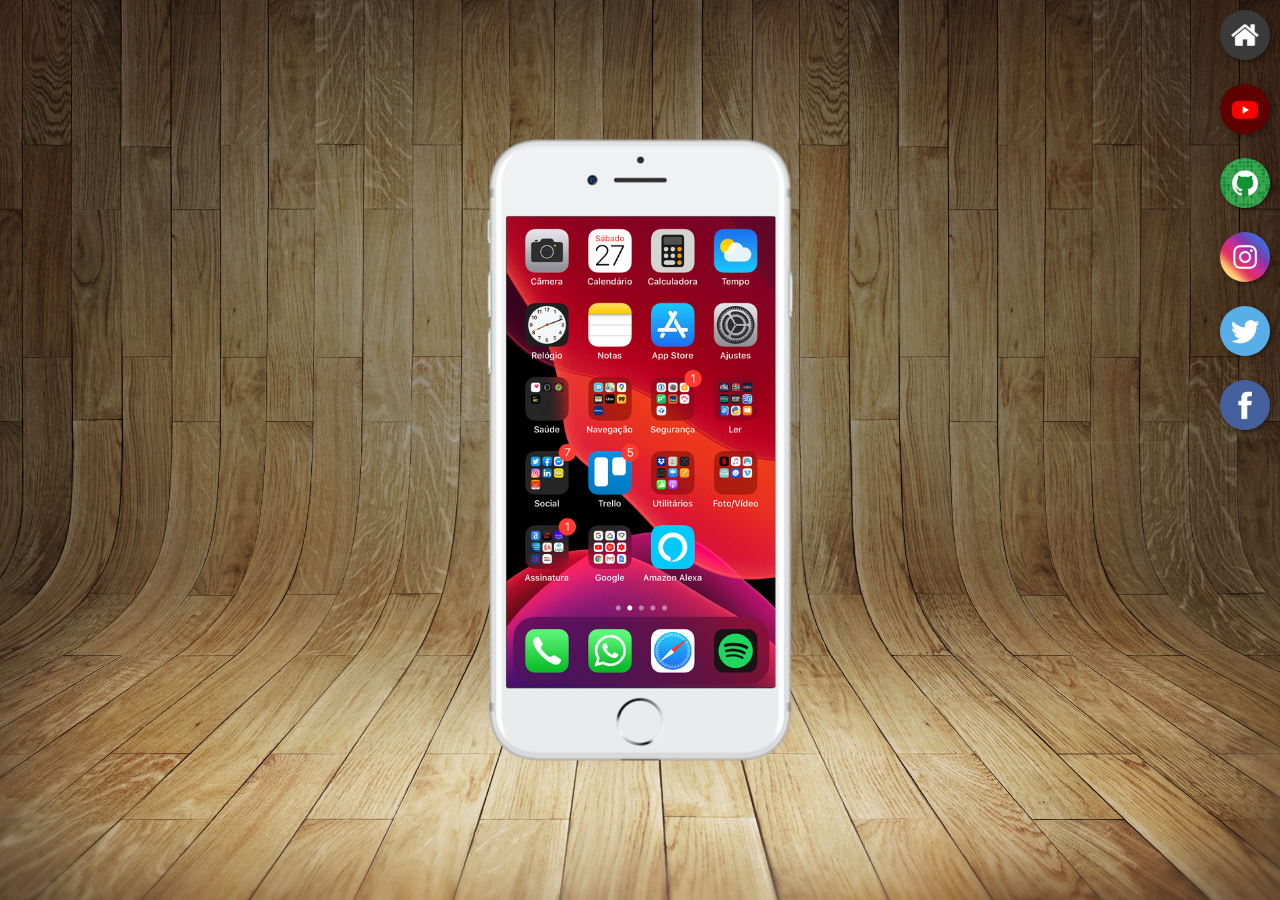
<file: index.html>
<!DOCTYPE html>
<html lang="pt-br">
<head>
    <meta charset="UTF-8">
    <meta name="viewport" content="width=device-width, initial-scale=1.0">
    <link rel="shortcut icon" href="imagens/favicon.ico" type="image/x-icon">
    <title>Projeto Redes Sociais</title>
    <link rel="stylesheet" href="estilos/style.css">
</head>
<body>
    <main>
        <section id="celular">
            <iframe src="home.html" name="tela" id="tela" frameborder="0"></iframe>
        </section>
        <section id="redes-sociais">
            <a href="home.html" target="tela"><img src="imagens/logo-home.jpg" alt="Home"></a><br>
            <a href="youtube.html" target="tela"><img src="imagens/logo-youtube.jpg" alt="Youtube"></a><br>
            <a href="github.html" target="tela"><img src="imagens/logo-github.jpg" alt="github"></a><br>
            <a href="instagram.html" target="tela"><img src="imagens/logo-instagram.jpg" alt="Instagram"></a><br>
            <a href="twitter.html" target="tela"><img src="imagens/logo-twitter.jpg" alt="Twitter"></a><br>
            <a href="facebook.html" target="tela"><img src="imagens/logo-facebook.jpg" alt="Facebook"></a><br>
        </section>
    </main>
</body>
</html>
</file>
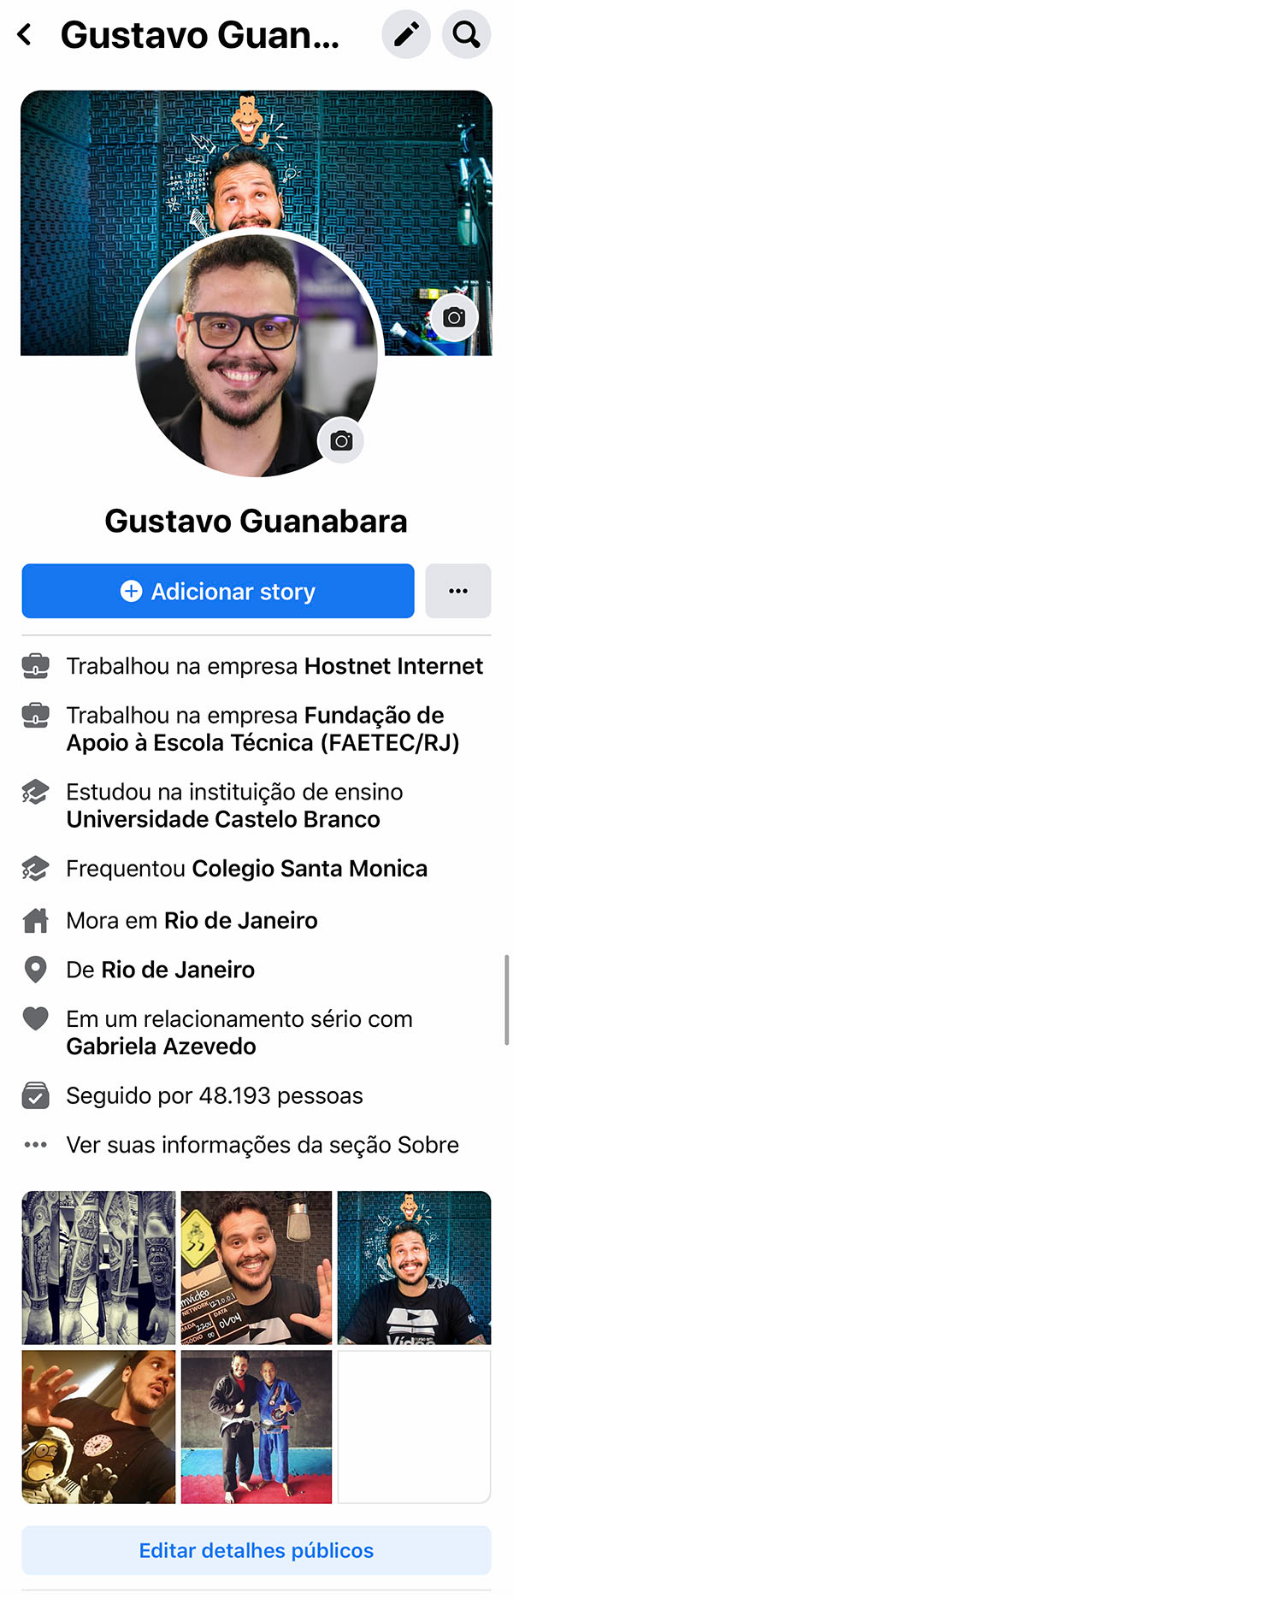
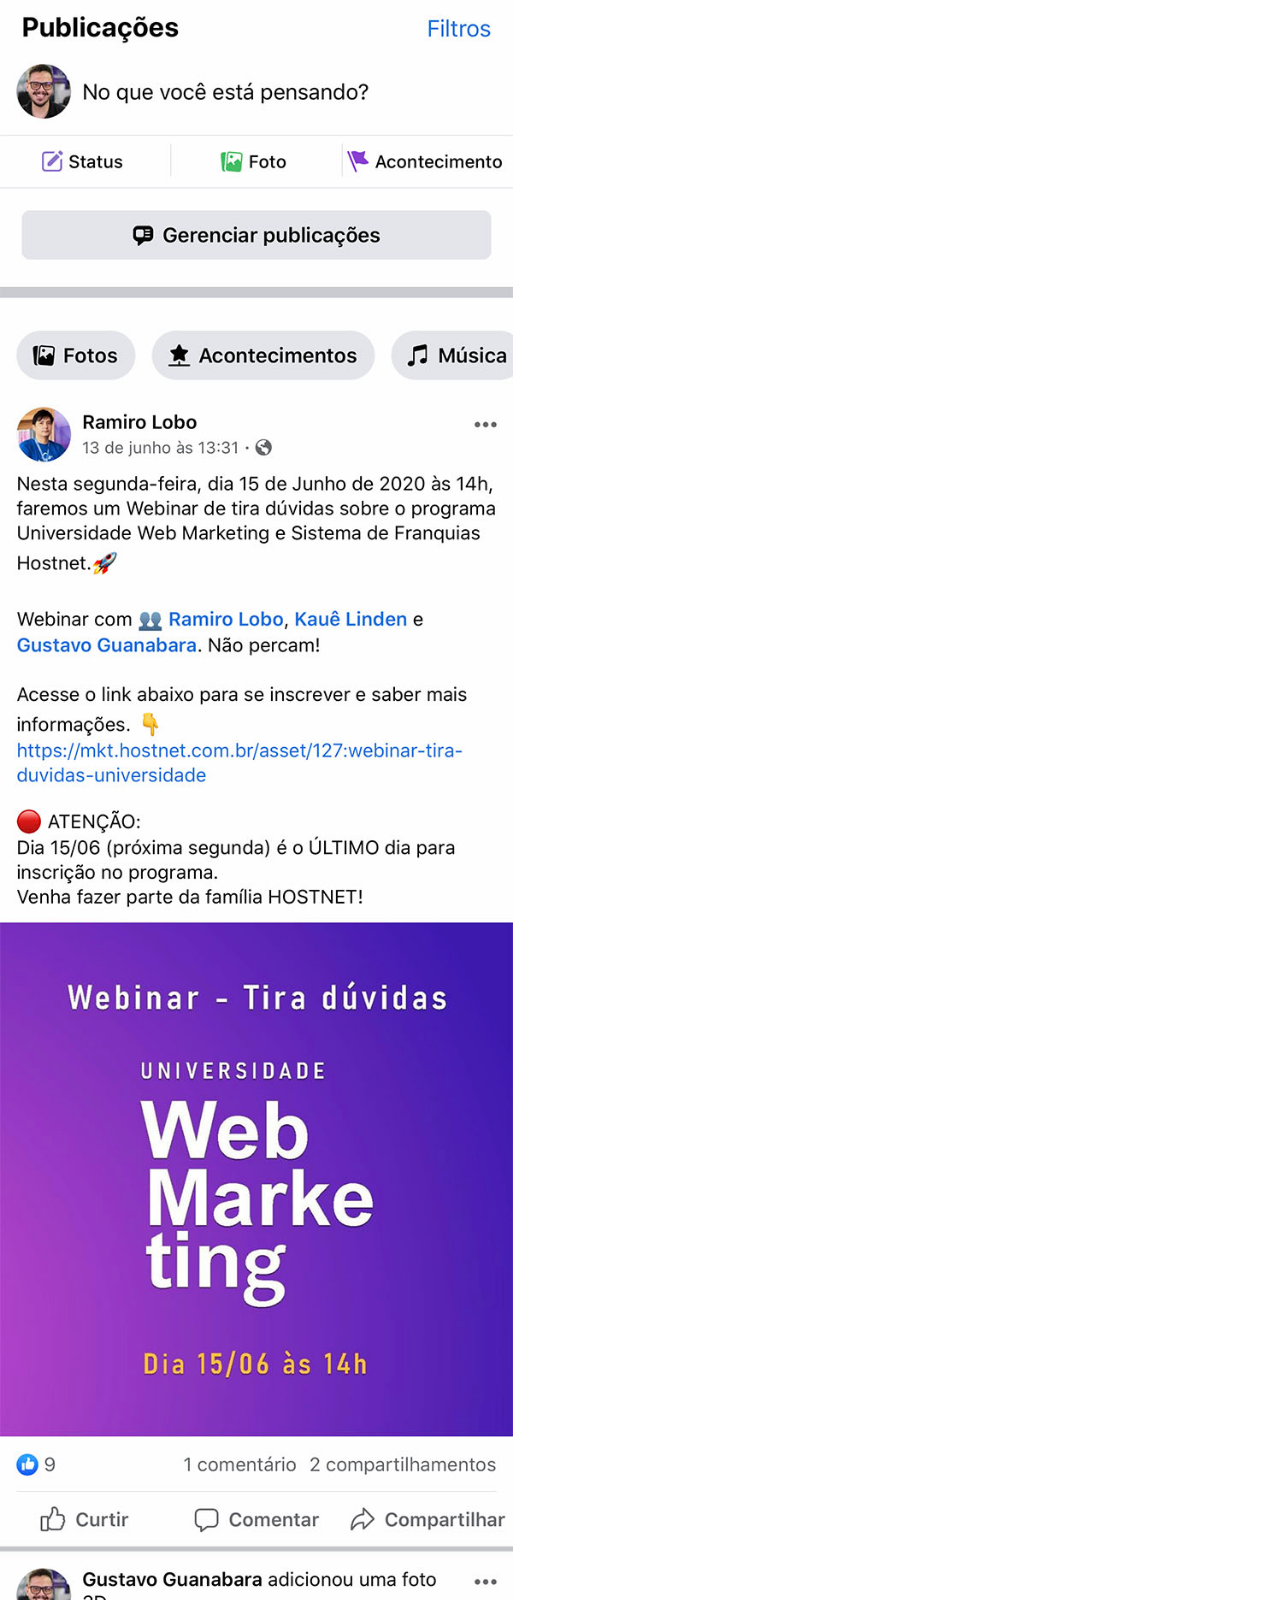
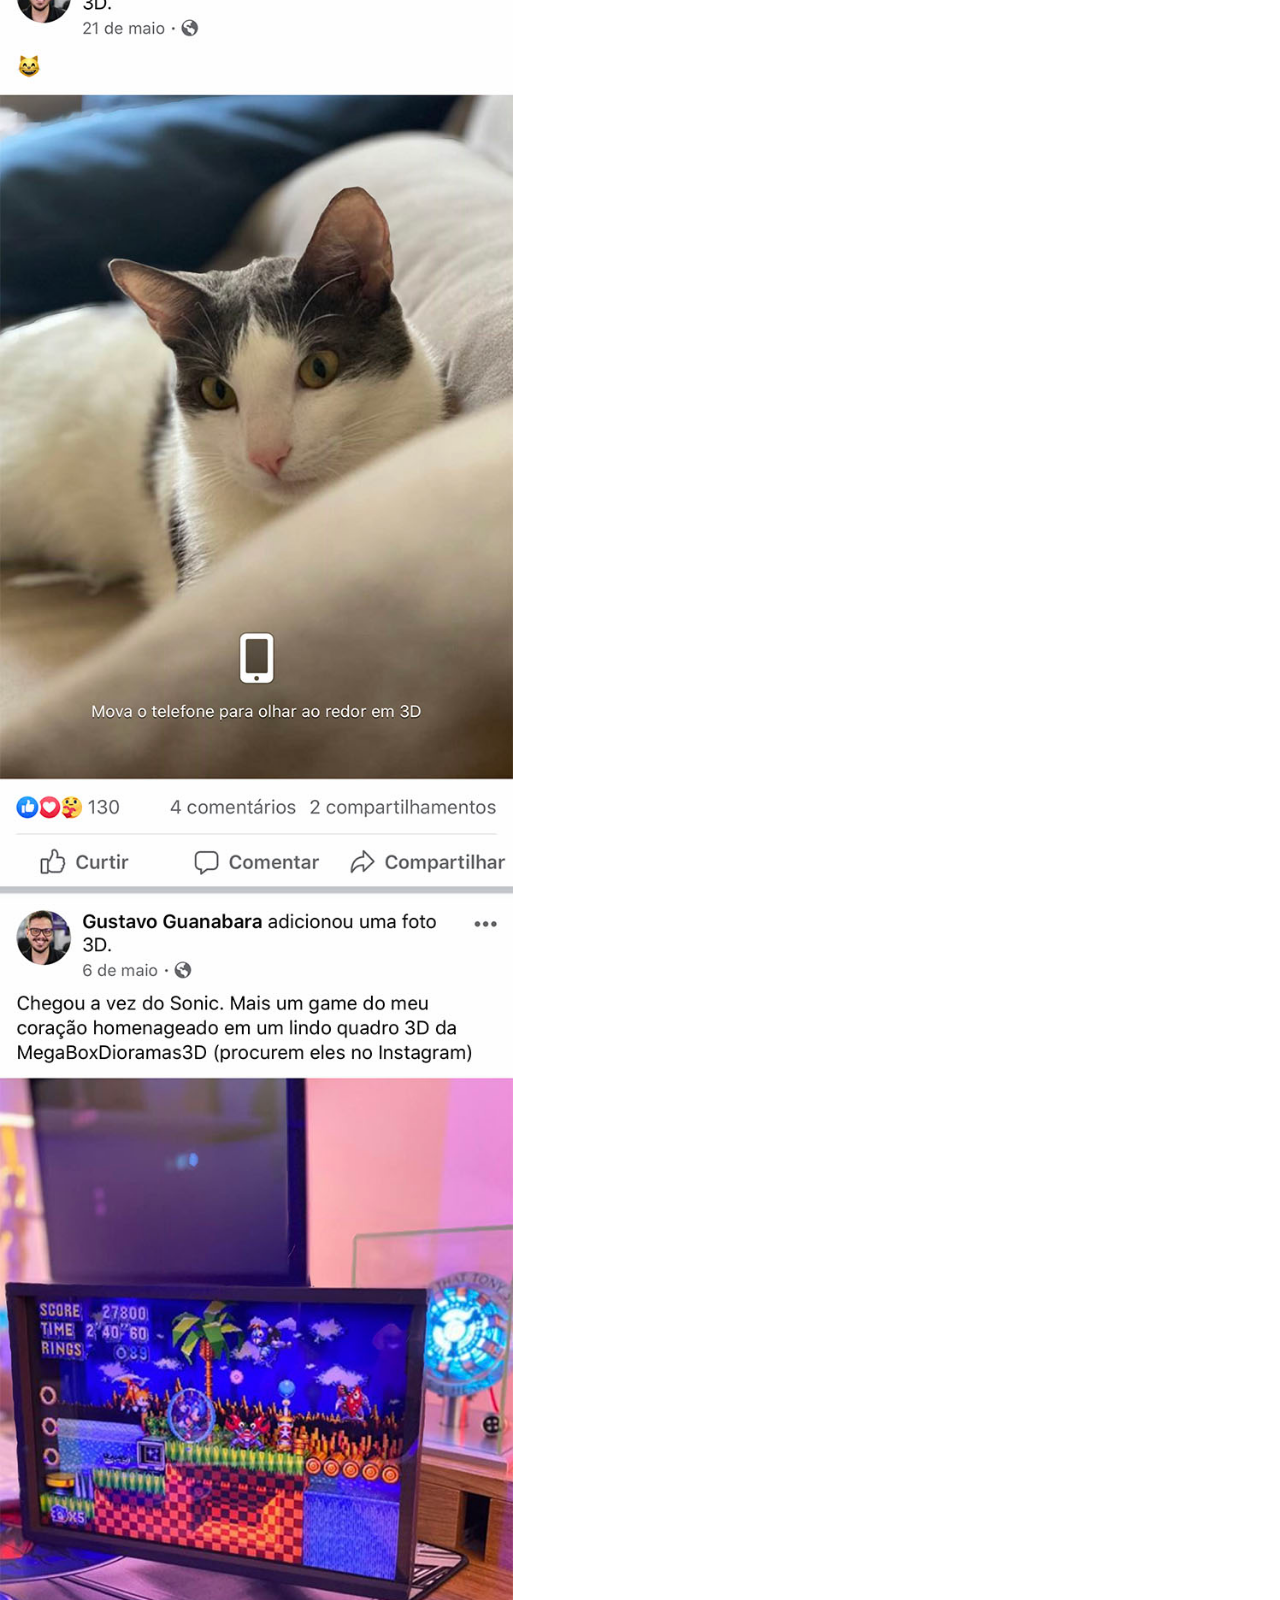
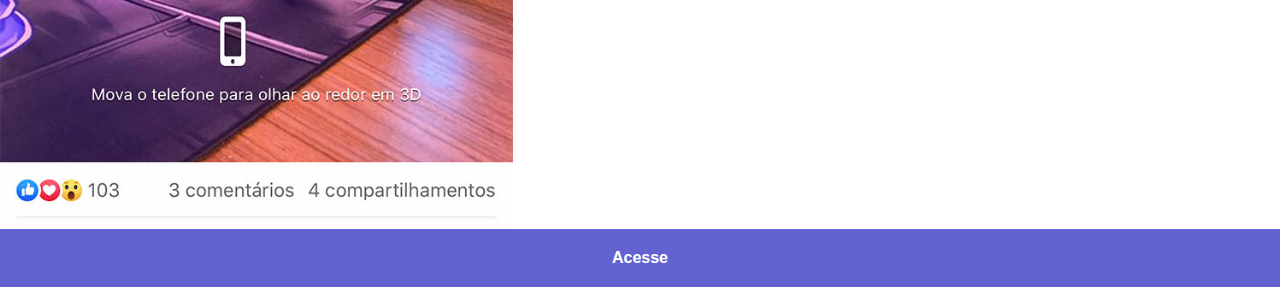
<file: facebook.html>
<!DOCTYPE html>
<html lang="pt-br">
<head>
    <meta charset="UTF-8">
    <meta name="viewport" content="width=device-width, initial-scale=1.0">
    <title>Document</title>
    <link rel="stylesheet" href="estilos/redes-socias.css">
    <style>
        a {
            background-color: rgb(98, 98, 209);
        }
        a:hover{
            background-color: blue;
        }
    </style>
</head>
<body>
    <img src="imagens/tela-facebook.jpg" alt="Facebook">
    <a href="https://www.facebook.com/kaikybruno.ferreira" target="_blank"> Acesse</a>
</body>
</html>
</file>
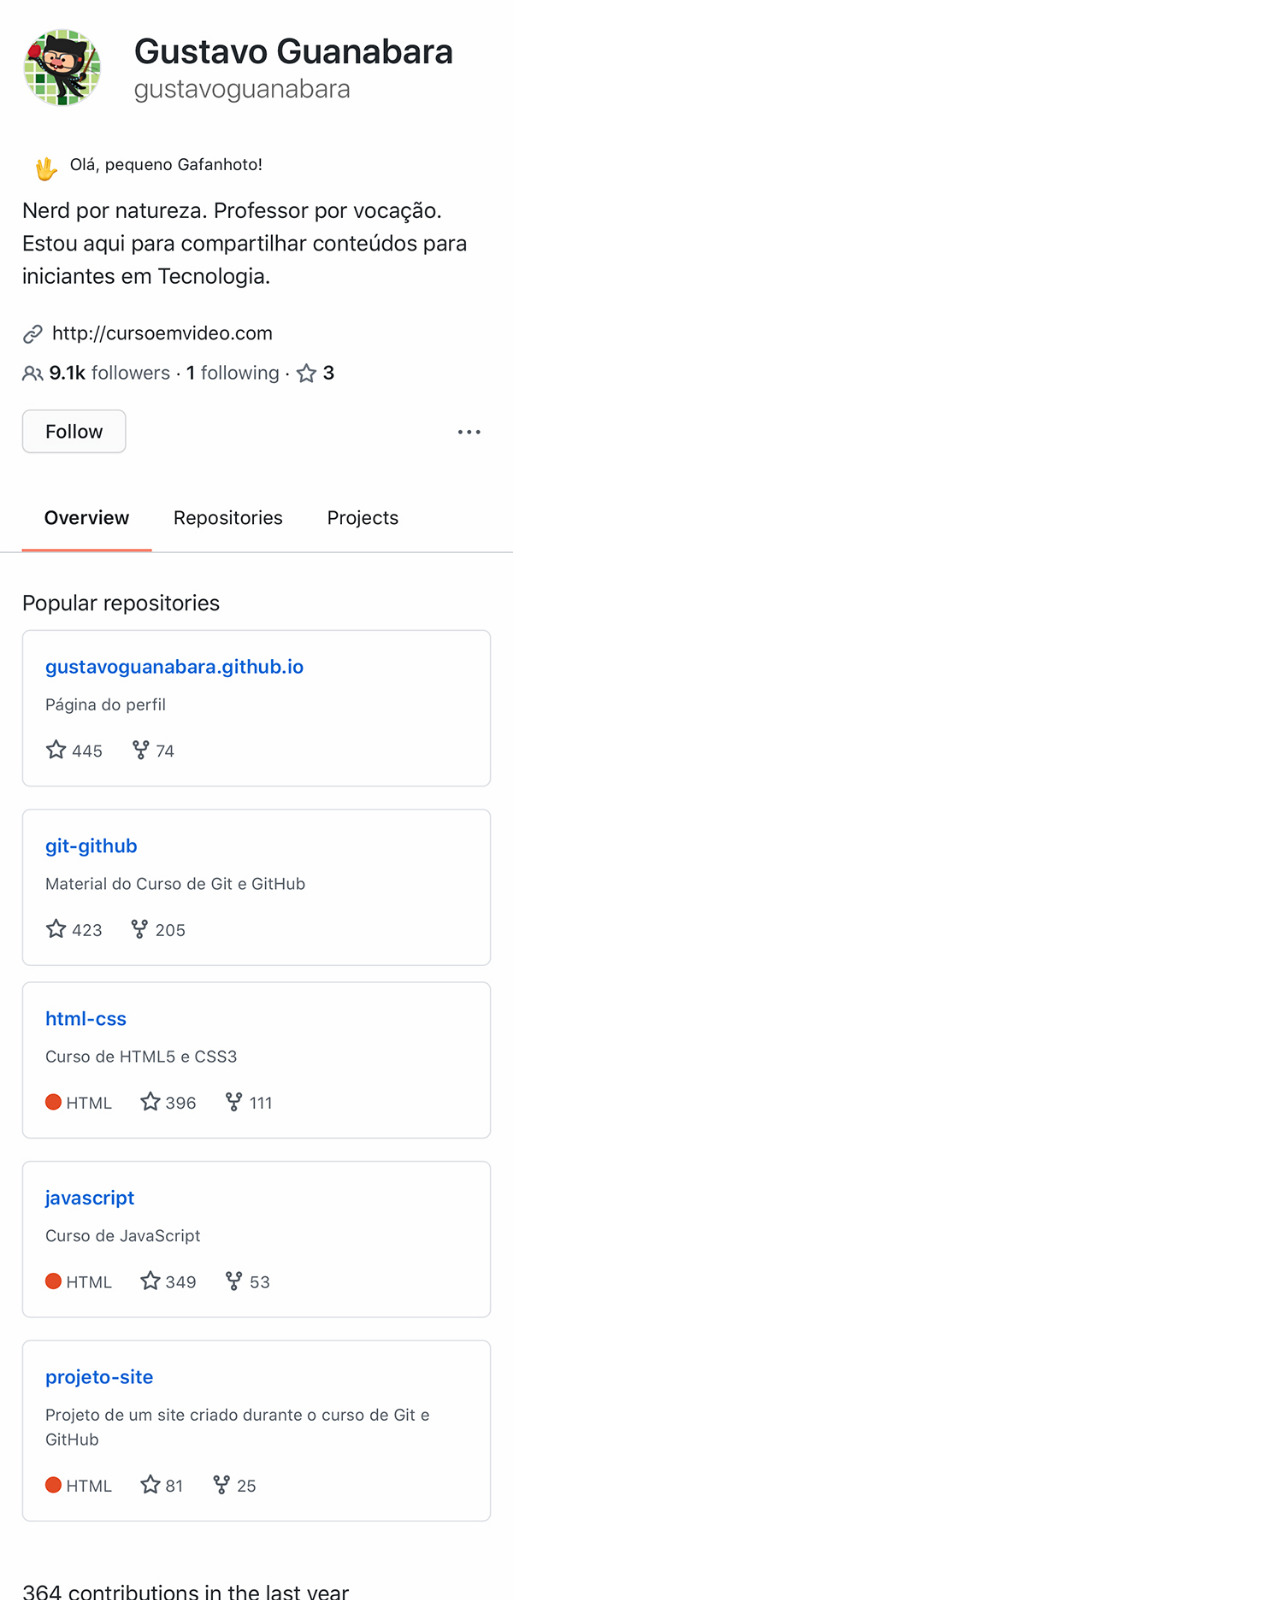
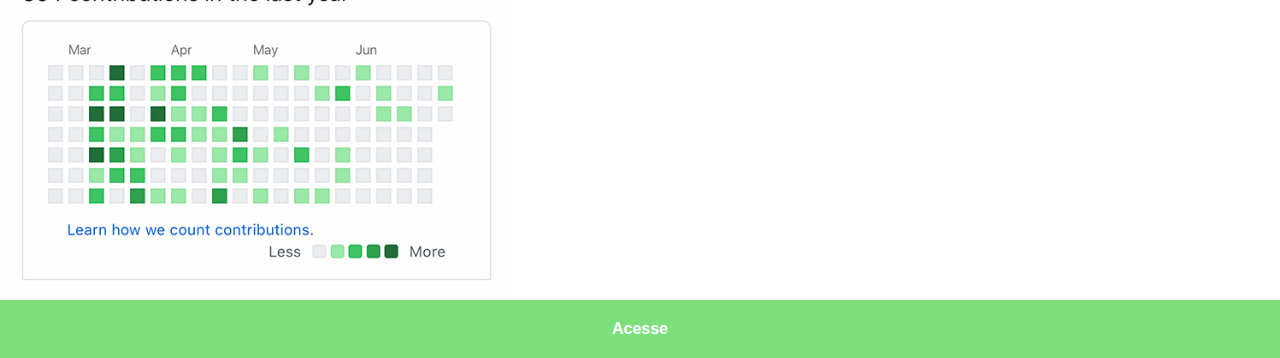
<file: github.html>
<!DOCTYPE html>
<html lang="pt-br">
<head>
    <meta charset="UTF-8">
    <meta name="viewport" content="width=device-width, initial-scale=1.0">
    <title>Document</title>
    <link rel="stylesheet" href="estilos/redes-socias.css">
    <style>
        a {
            background-color: rgb(123, 224, 123);
        }
        a:hover{
            background-color: green;
        }
    </style>
</head>
<body>
    <img src="imagens/tela-github.jpg" alt="GitHub">
    <a href="https://github.com/gustavoguanabara" target="_blank"> Acesse</a>
</body>
</html>
</file>
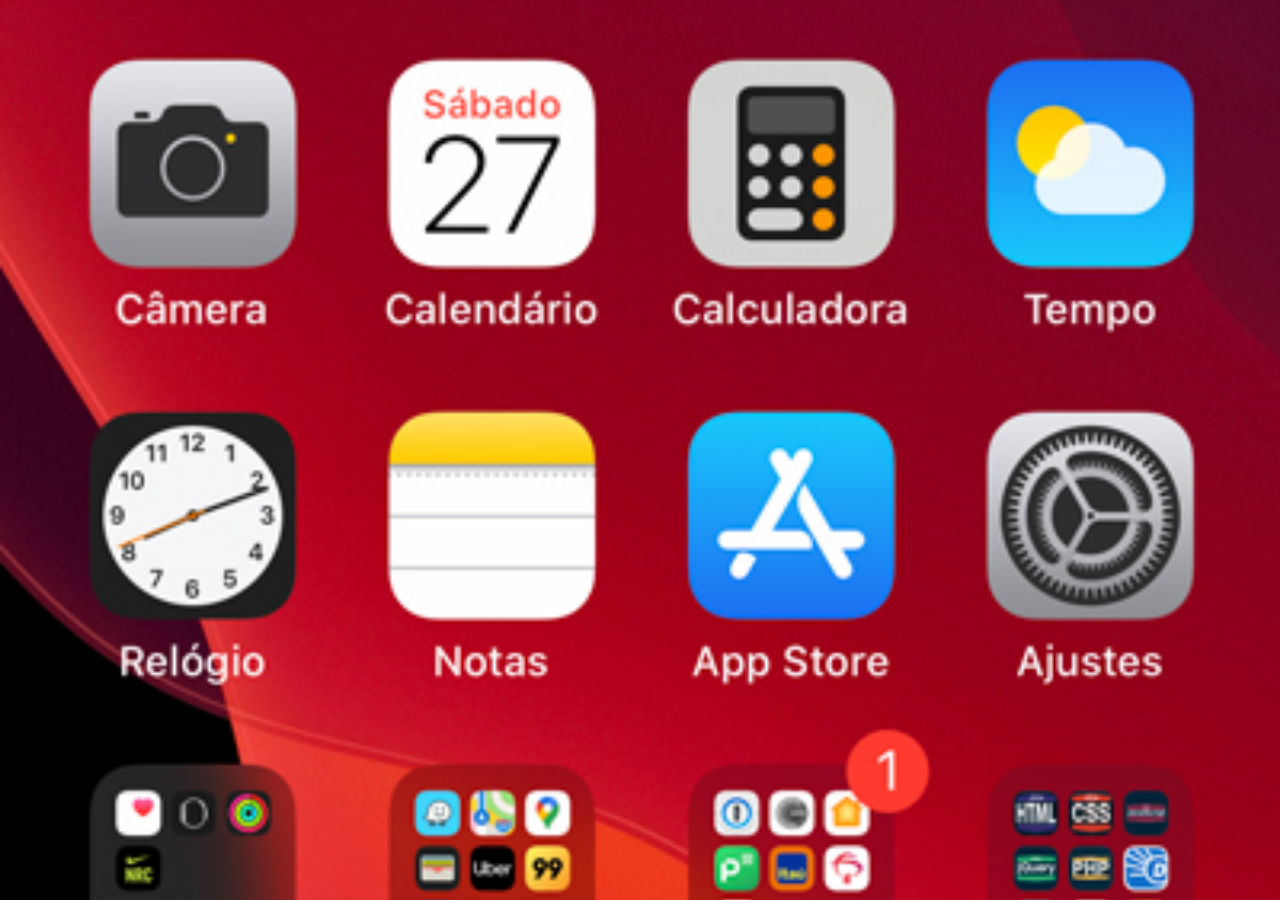
<file: home.html>
<!DOCTYPE html>
<html lang="pt-br">
<head>
    <meta charset="UTF-8">
    <meta name="viewport" content="width=device-width, initial-scale=1.0">
    <title>Home</title>
    <style>
        * {
            margin: 0px;
            padding: 0px;
        }
        body {
   
            height: 90vh;
            background:url("imagens/tela-home.jpg");
            background-repeat: no-repeat;
            background-position: top  center;
            background-color: black;
            background-size: cover;
        }
    </style>
</head>
<body>
    
</body>
</html>
</file>
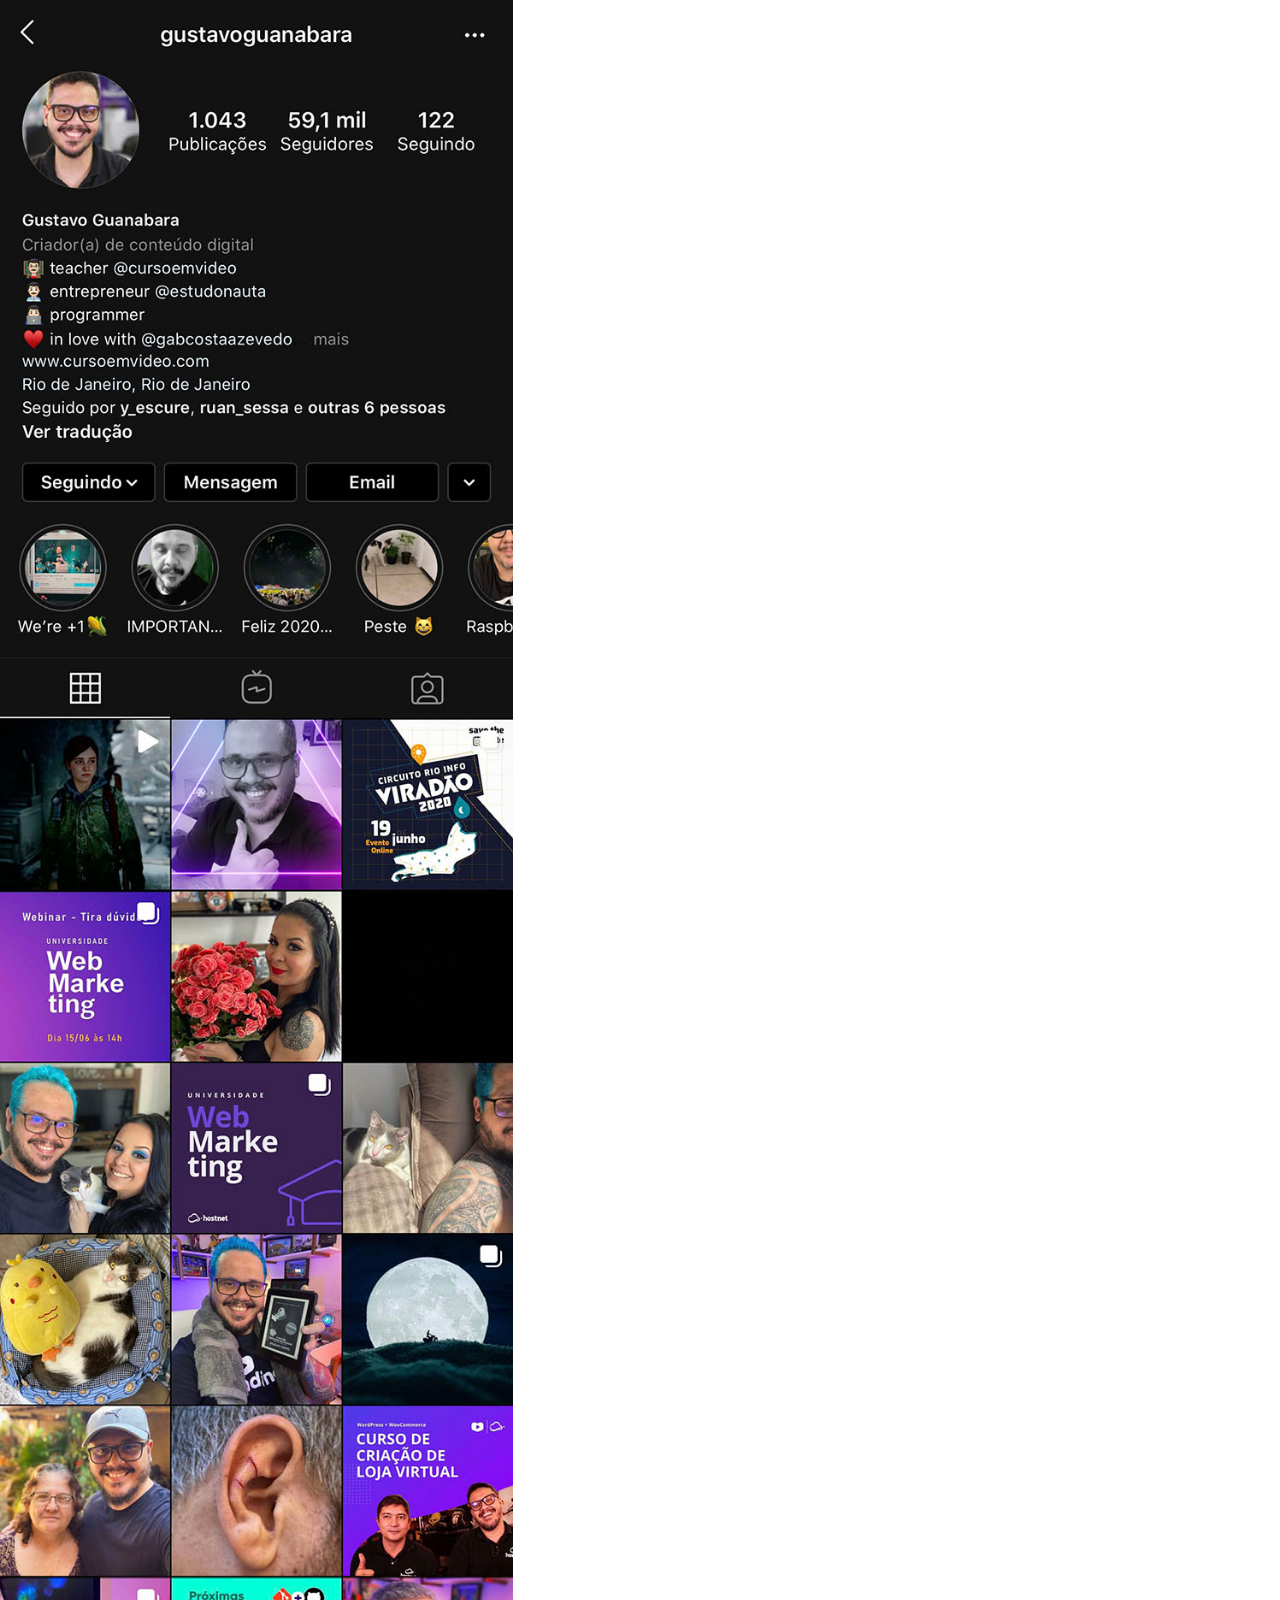
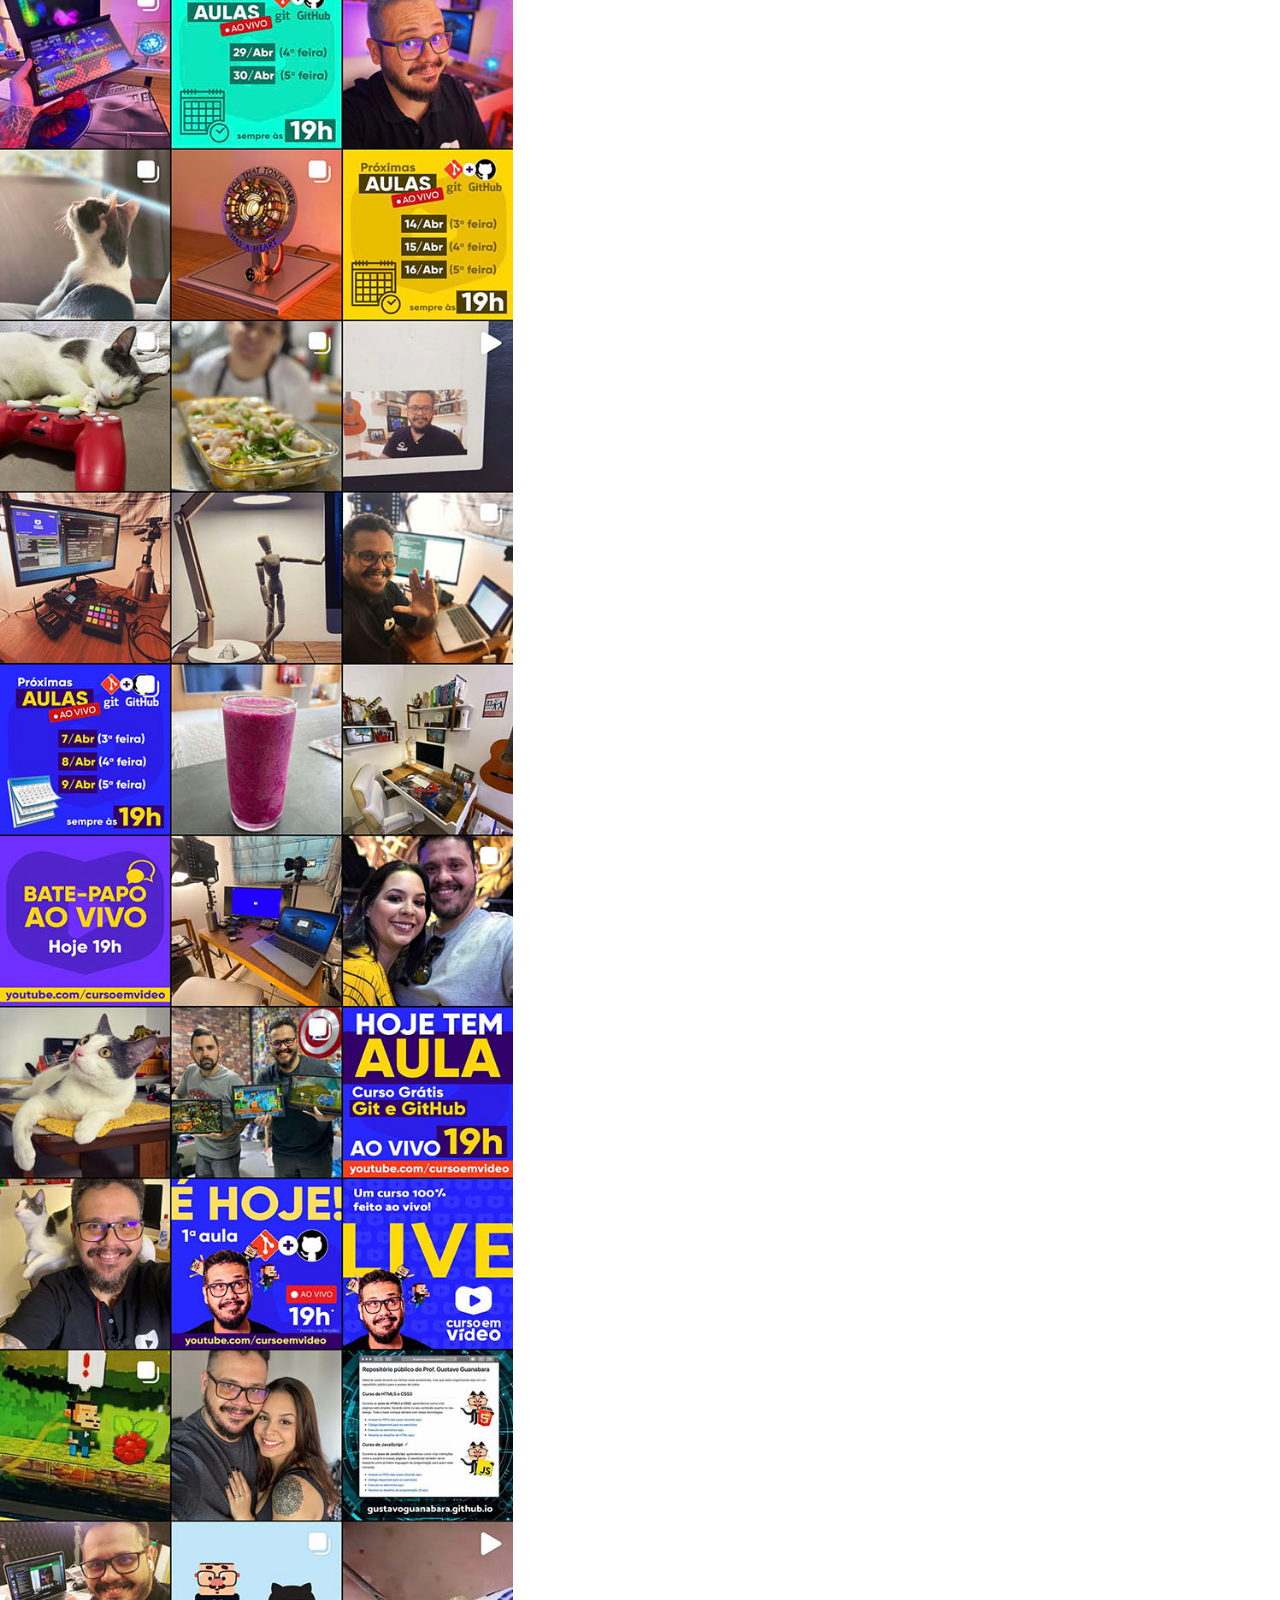
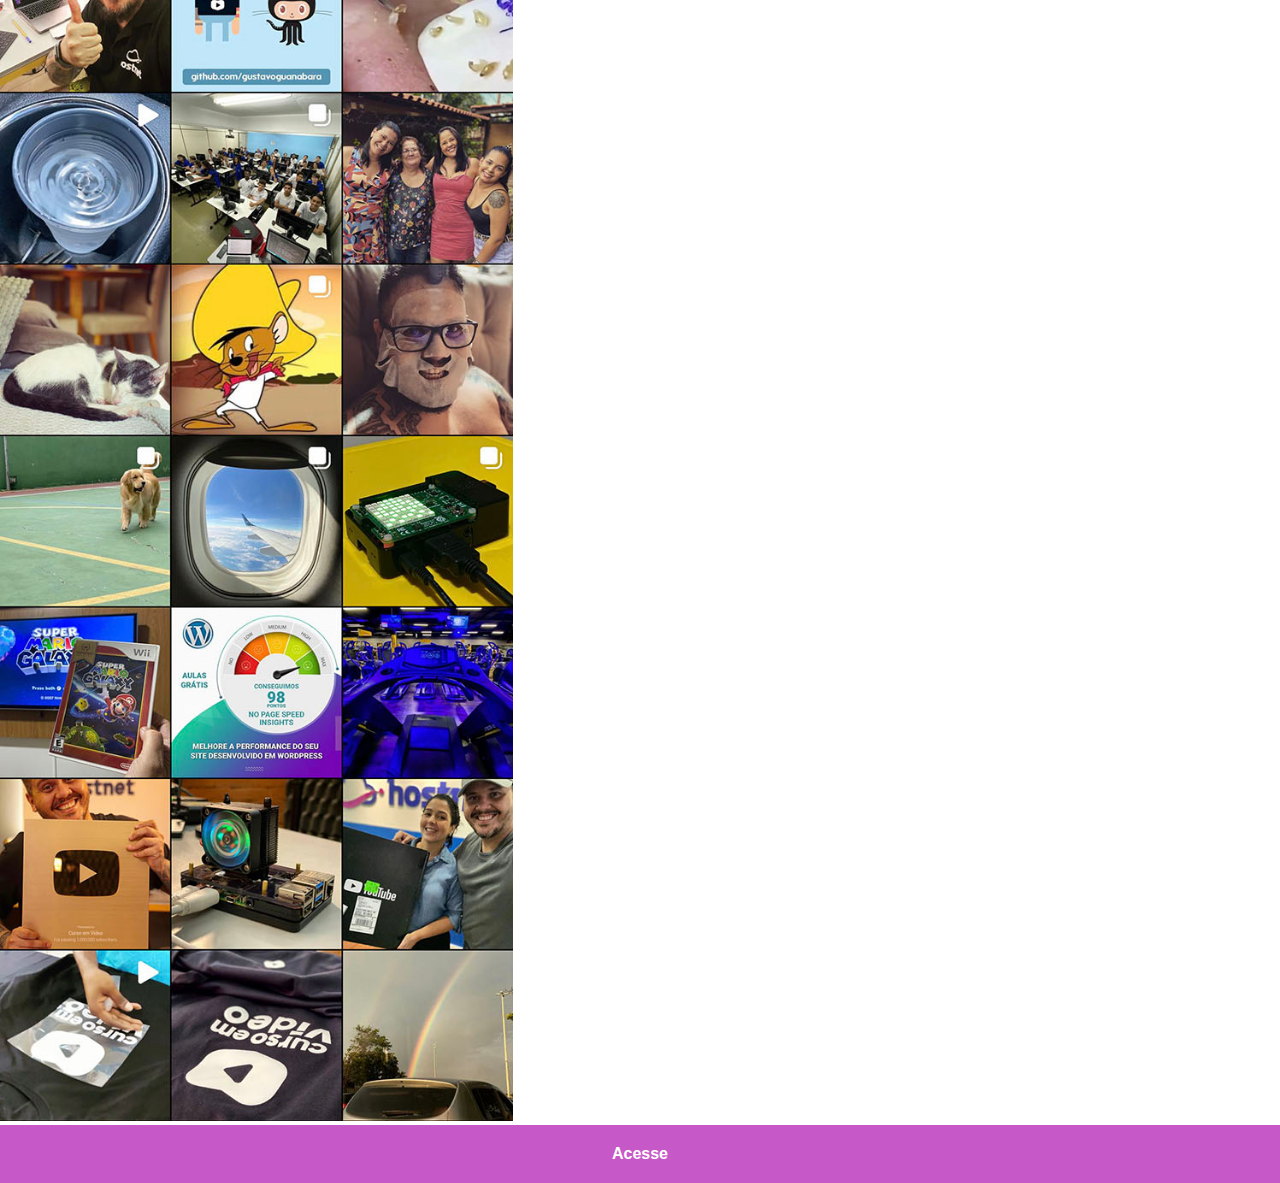
<file: instagram.html>
<!DOCTYPE html>
<html lang="pt-br">
<head>
    <meta charset="UTF-8">
    <meta name="viewport" content="width=device-width, initial-scale=1.0">
    <title>Document</title>
    <link rel="stylesheet" href="estilos/redes-socias.css">
    <style>
        a {
            background-color: rgb(199, 88, 199);
        }
        a:hover{
            background-color: purple;
        }
    </style>
</head>
<body>
    <img src="imagens/tela-instagram.jpg" alt="Instagram">
    <a href="https://www.instagram.com/kaiky_bruno1/" target="_blank"> Acesse</a>
</body>
</html>
</file>
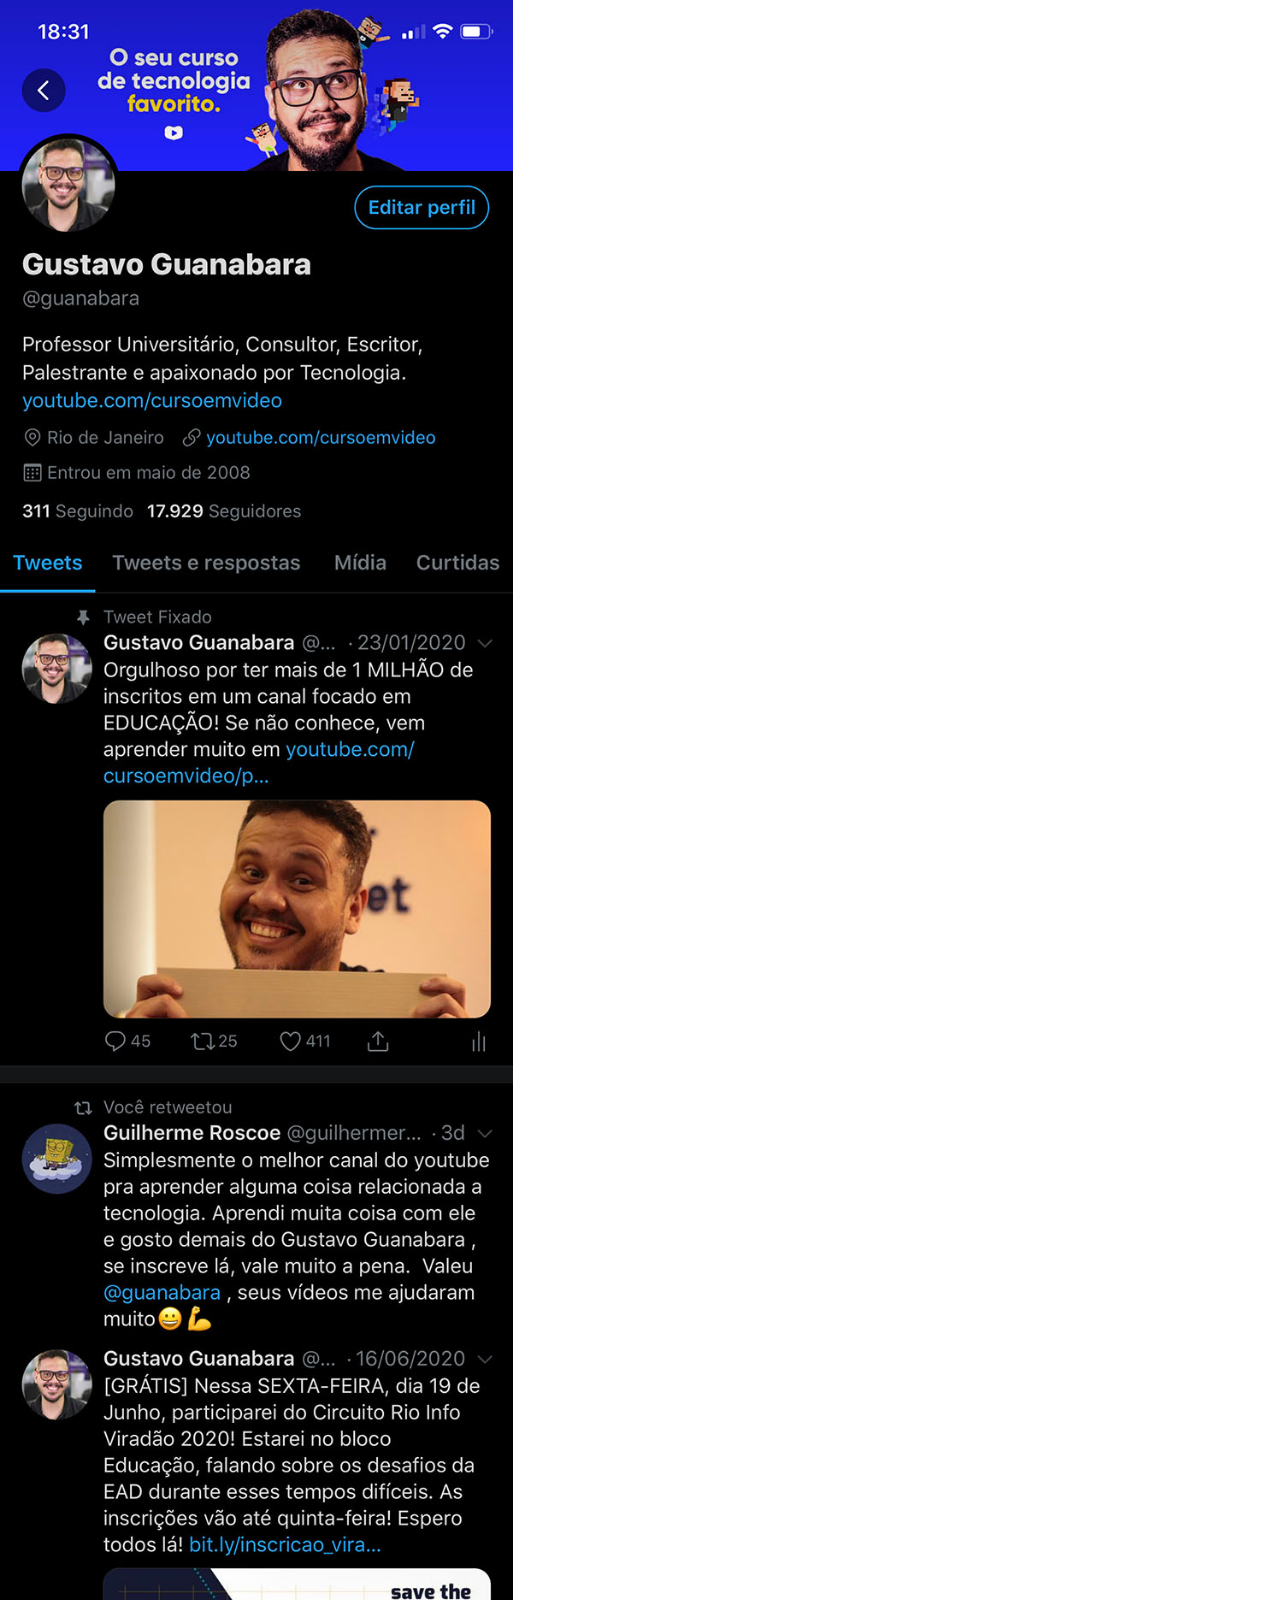
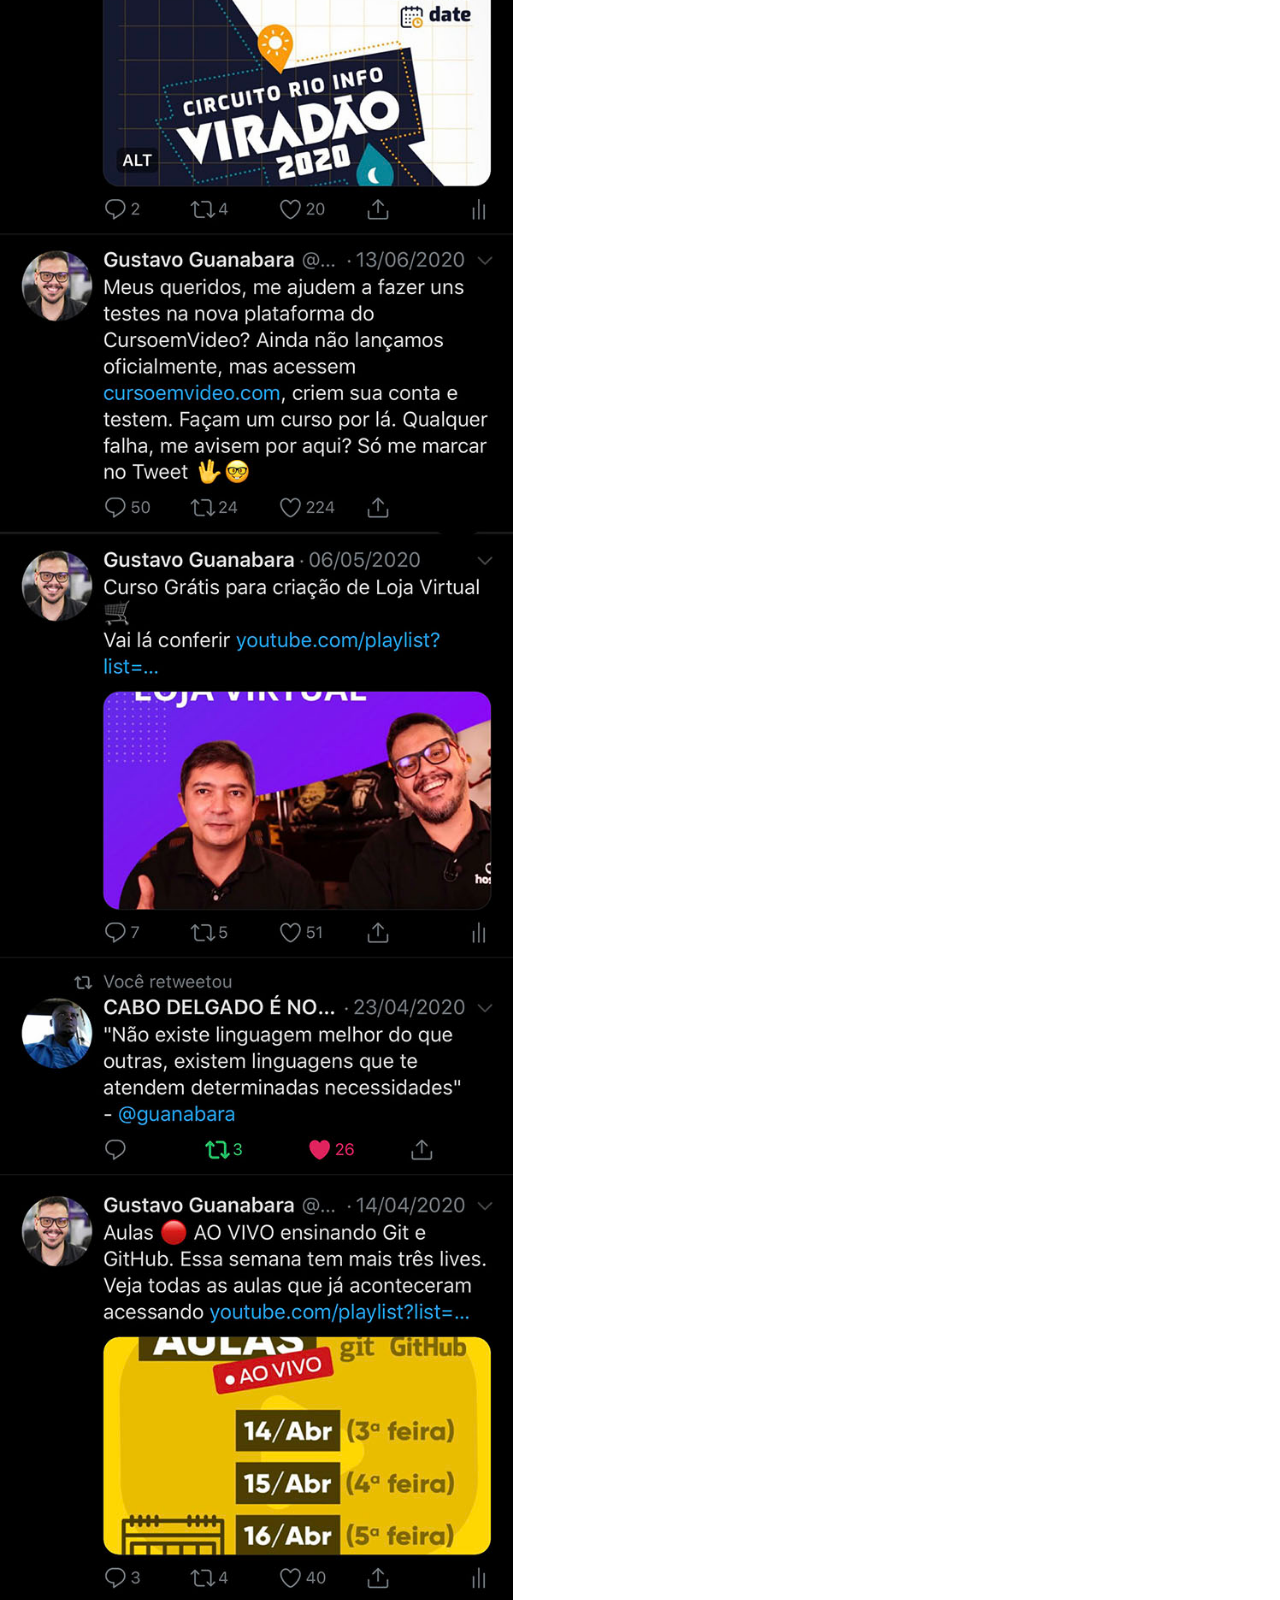
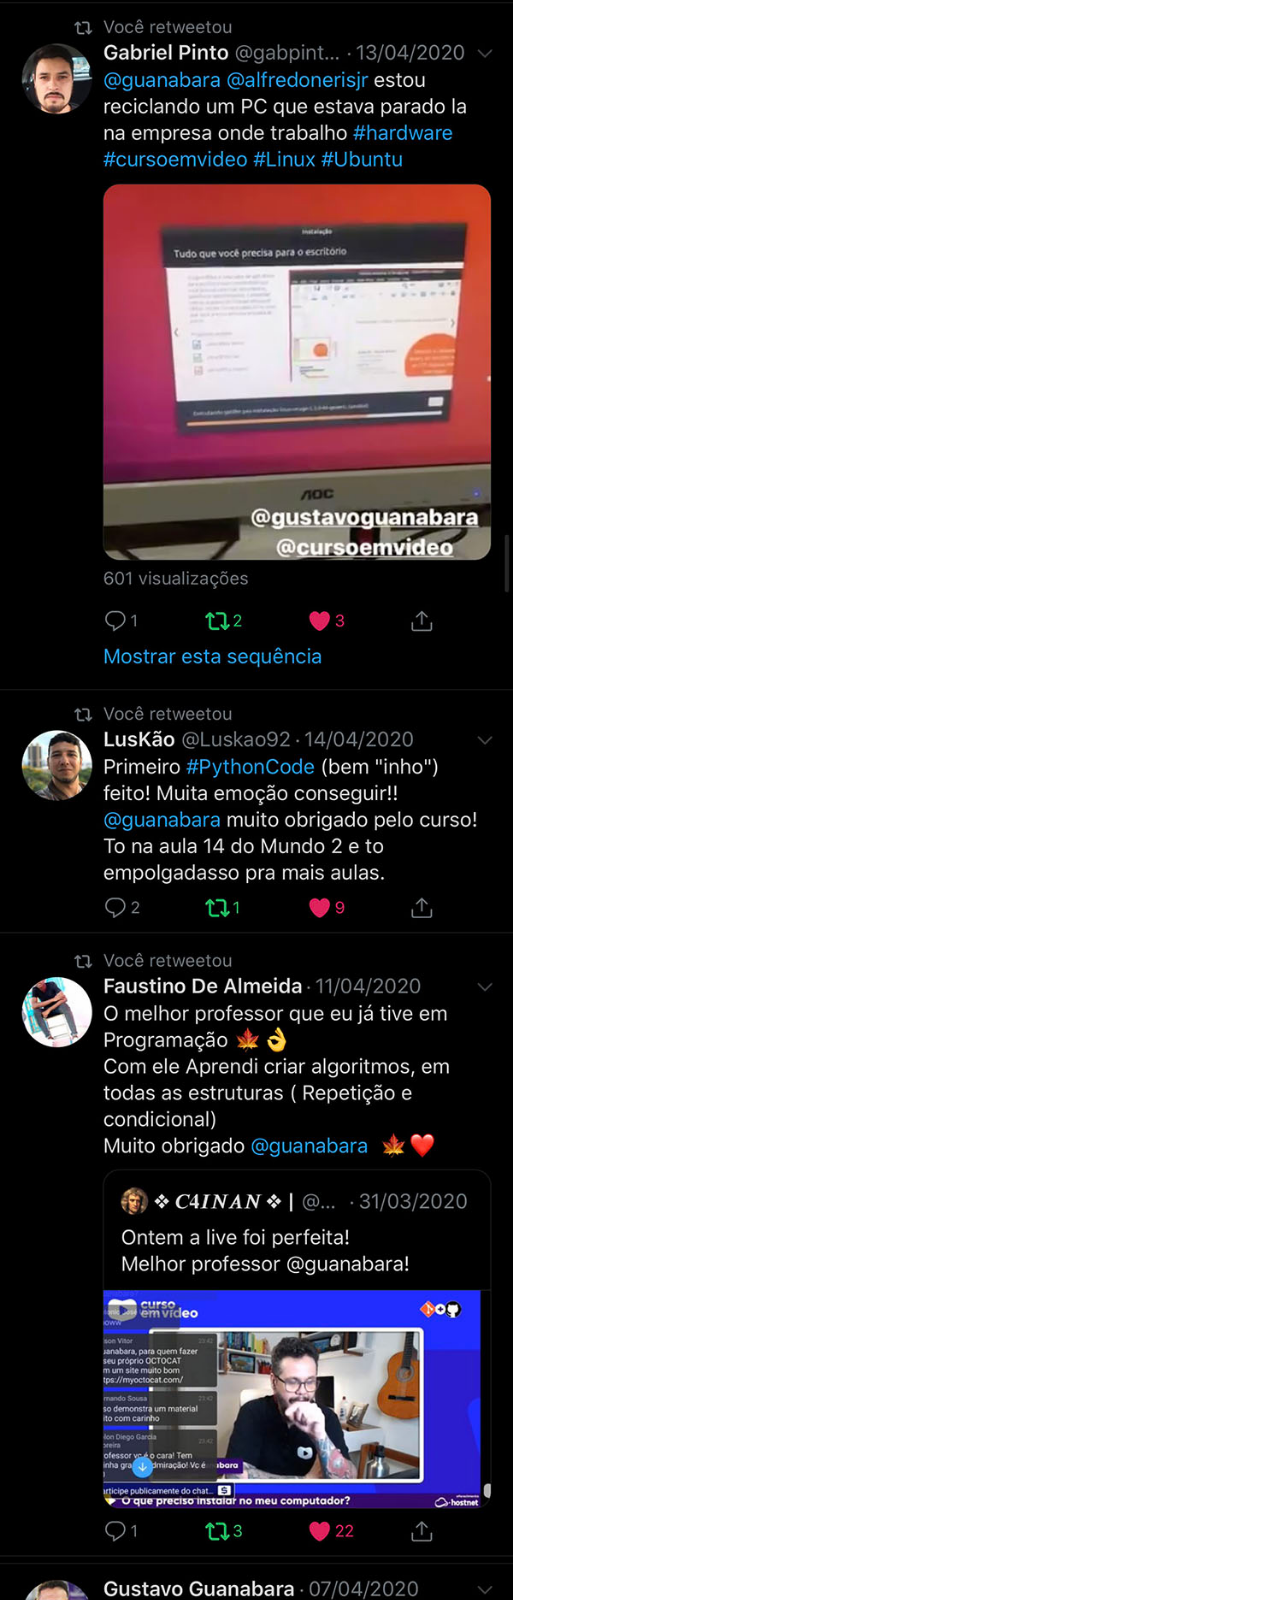
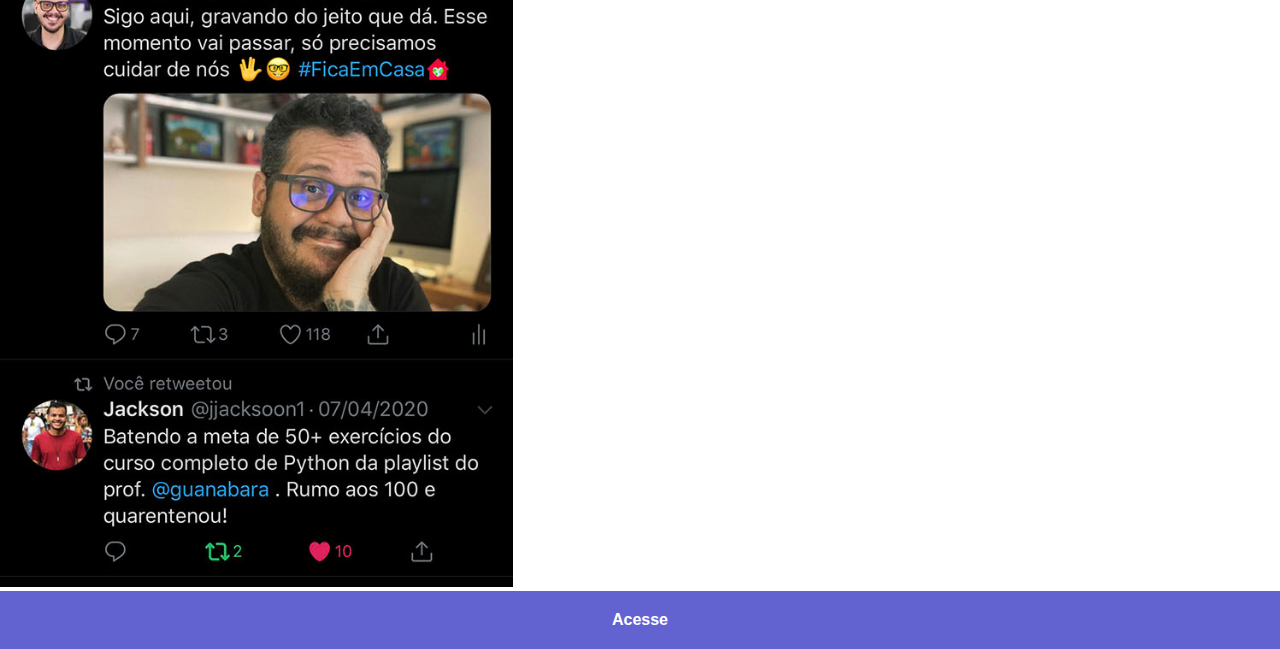
<file: twitter.html>
<!DOCTYPE html>
<html lang="pt-br">
<head>
    <meta charset="UTF-8">
    <meta name="viewport" content="width=device-width, initial-scale=1.0">
    <title>Document</title>
    <link rel="stylesheet" href="estilos/redes-socias.css">
    <style>
        a {
            background-color: rgb(98, 98, 209);
        }
        a:hover{
            background-color: blue;
        }
    </style>
</head>
<body>
    <img src="imagens/tela-twitter.jpg" alt="Twitter">
    <a href="https://twitter.com/" target="_blank"> Acesse</a>
</body>
</html>
</file>
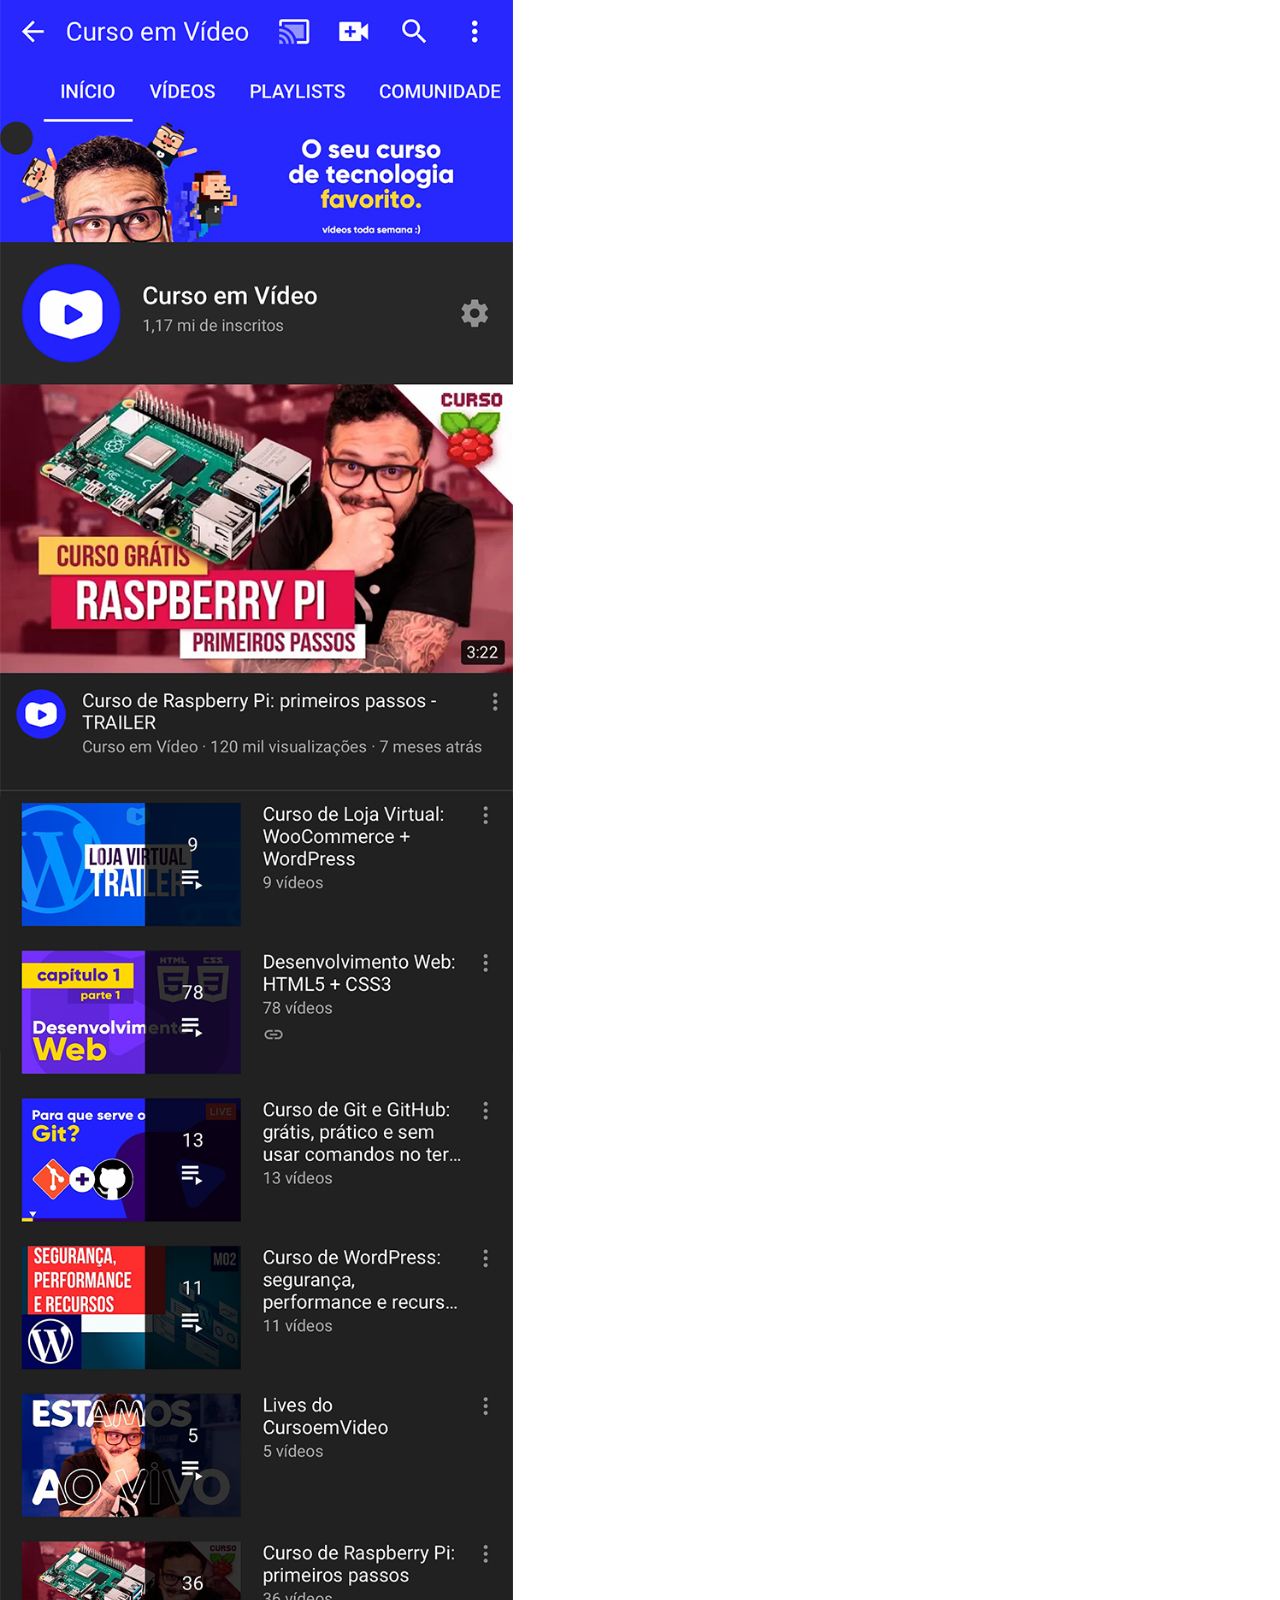
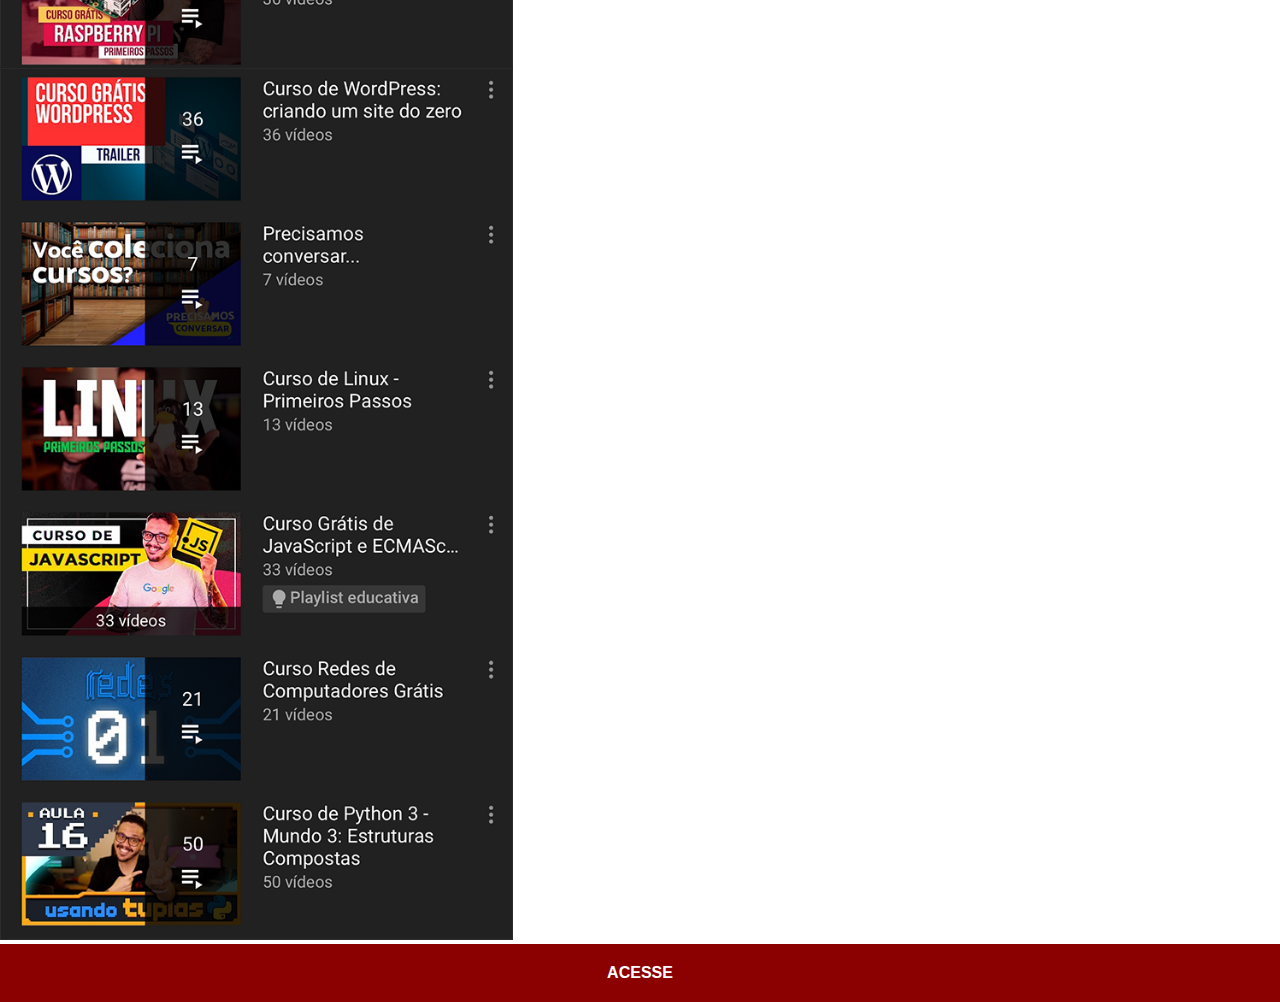
<file: youtube.html>
<!DOCTYPE html>
<html lang="pt-br">
<head>
    <meta charset="UTF-8">
    <meta name="viewport" content="width=device-width, initial-scale=1.0">
    <title>Document</title>
    <link rel="stylesheet" href="estilos/redes-socias.css">
</head>
<body>
    <img src="imagens/tela-youtube.png" alt="Youtube">
    <a href="https://www.youtube.com/@CursoemVideo/playlists" target="_blank">ACESSE</a>
</body>
</html>
</file>
<file: estilos/style.css>
@charset "UTF_8";

* {
    padding: 0px;
    margin: 0px;
    font-family: Arial, Helvetica, sans-serif;
}
body,html{
    height: 100vh;
}
body {
    background: url(../imagens/fundo-madeira.jpg);
    background-position: top center;
    background-repeat: no-repeat;
    background-size: cover;
    background-attachment: fixed;
}
main {
    position: relative;
    height: 100vh;
    margin: 0px;
}
#celular {
    background: url(../imagens/frame-iphone.png);
    position: absolute;
    top: 50%;
    left: 50%;
    transform: translate(-50%, -50%);
    width: 311px;
    height: 627px;
}
#tela {
    position: relative;
    top: 80px;
    left: 22px;
    width: 269px;
    height: 471px;
}
#redes-sociais {
    text-align: right;
}
#redes-sociais img {
    width: 50px;
    margin: 10px;
    border-radius: 50%;
    box-shadow: 2px 2px 5px rgba(0, 0, 0, 0.400);
    box-sizing: border-box;
}
#redes-sociais img:hover {
    border: 2px solid rgba(255, 255, 255, 0.637);
    transform: translate(-3px,-3px);
    box-shadow: 5px 5px 10px black;
    transition: transform 0.3s, border 0.5s;
}
</file>
<file: estilos/redes-socias.css>
* {
    margin: 0px;
    padding: 0px;
    font-family: Arial, Helvetica, sans-serif;
}
::-webkit-scrollbar {
    width: 0px;
    height: 0px;
}
img {
    width: 57vh;
}
a {
    display: block;
    background-color: darkred;
    padding: 20px;
    text-align: center;
    color: white;
    text-decoration: none;
    font-weight: bolder;
}
a:hover {
    background-color: red;
}
</file>
